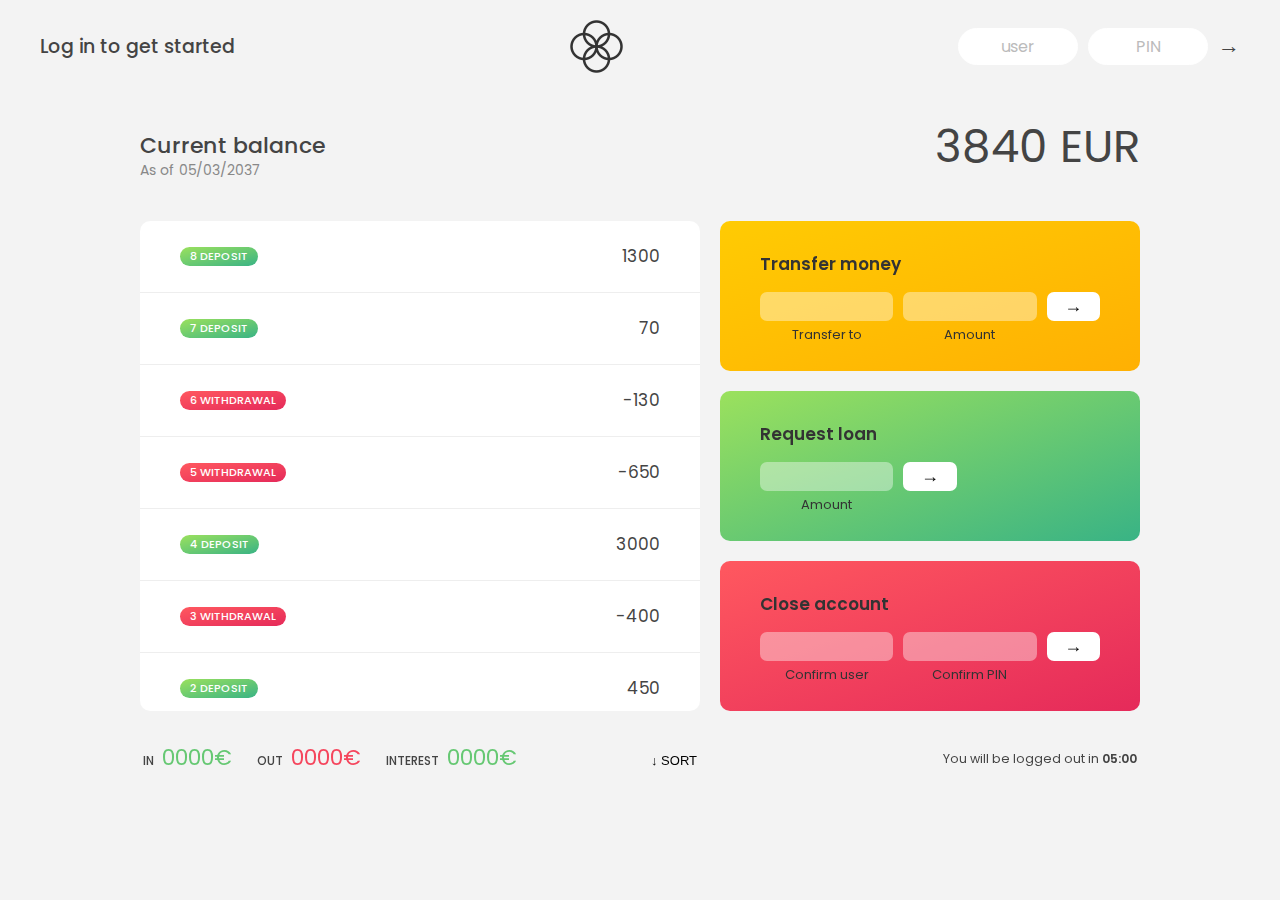
<file: array-bankist/index.html>
<!DOCTYPE html>
<html lang="en">
  <head>
    <meta charset="UTF-8" />
    <meta name="viewport" content="width=device-width, initial-scale=1.0" />
    <meta http-equiv="X-UA-Compatible" content="ie=edge" />
    <link rel="shortcut icon" type="image/png" href="/icon.png" />

    <link
      href="https://fonts.googleapis.com/css?family=Poppins:400,500,600&display=swap"
      rel="stylesheet"
    />

    <link rel="stylesheet" href="style.css" />
    <title>Bankist</title>
  </head>
  <body>
    <!-- TOP NAVIGATION -->
    <nav>
      <p class="welcome">Log in to get started</p>
      <img src="logo.png" alt="Logo" class="logo" />
      <form class="login">
        <input
          type="text"
          placeholder="user"
          class="login__input login__input--user"
        />
        <!-- In practice, use type="password" -->
        <input
          type="text"
          placeholder="PIN"
          maxlength="4"
          class="login__input login__input--pin"
        />
        <button class="login__btn">&rarr;</button>
      </form>
    </nav>

    <main class="app">
      <!-- BALANCE -->
      <div class="balance">
        <div>
          <p class="balance__label">Current balance</p>
          <p class="balance__date">
            As of <span class="date">05/03/2037</span>
          </p>
        </div>
        <p class="balance__value">0000€</p>
      </div>

      <!-- MOVEMENTS -->
      <div class="movements">
        <div class="movements__row">
          <div class="movements__type movements__type--deposit">2 deposit</div>
          <div class="movements__date">3 days ago</div>
          <div class="movements__value">4 000€</div>
        </div>
        <div class="movements__row">
          <div class="movements__type movements__type--withdrawal">
            1 withdrawal
          </div>
          <div class="movements__date">24/01/2037</div>
          <div class="movements__value">-378€</div>
        </div>
      </div>

      <!-- SUMMARY -->
      <div class="summary">
        <p class="summary__label">In</p>
        <p class="summary__value summary__value--in">0000€</p>
        <p class="summary__label">Out</p>
        <p class="summary__value summary__value--out">0000€</p>
        <p class="summary__label">Interest</p>
        <p class="summary__value summary__value--interest">0000€</p>
        <button class="btn--sort">&downarrow; SORT</button>
      </div>

      <!-- OPERATION: TRANSFERS -->
      <div class="operation operation--transfer">
        <h2>Transfer money</h2>
        <form class="form form--transfer">
          <input type="text" class="form__input form__input--to" />
          <input type="number" class="form__input form__input--amount" />
          <button class="form__btn form__btn--transfer">&rarr;</button>
          <label class="form__label">Transfer to</label>
          <label class="form__label">Amount</label>
        </form>
      </div>

      <!-- OPERATION: LOAN -->
      <div class="operation operation--loan">
        <h2>Request loan</h2>
        <form class="form form--loan">
          <input type="number" class="form__input form__input--loan-amount" />
          <button class="form__btn form__btn--loan">&rarr;</button>
          <label class="form__label form__label--loan">Amount</label>
        </form>
      </div>

      <!-- OPERATION: CLOSE -->
      <div class="operation operation--close">
        <h2>Close account</h2>
        <form class="form form--close">
          <input type="text" class="form__input form__input--user" />
          <input
            type="password"
            maxlength="6"
            class="form__input form__input--pin"
          />
          <button class="form__btn form__btn--close">&rarr;</button>
          <label class="form__label">Confirm user</label>
          <label class="form__label">Confirm PIN</label>
        </form>
      </div>

      <!-- LOGOUT TIMER -->
      <p class="logout-timer">
        You will be logged out in <span class="timer">05:00</span>
      </p>
    </main>

    <!-- <footer>
      &copy; by Jonas Schmedtmann. Don't claim as your own :)
    </footer> -->

    <script src="script.js"></script>
  </body>
</html>
</file>
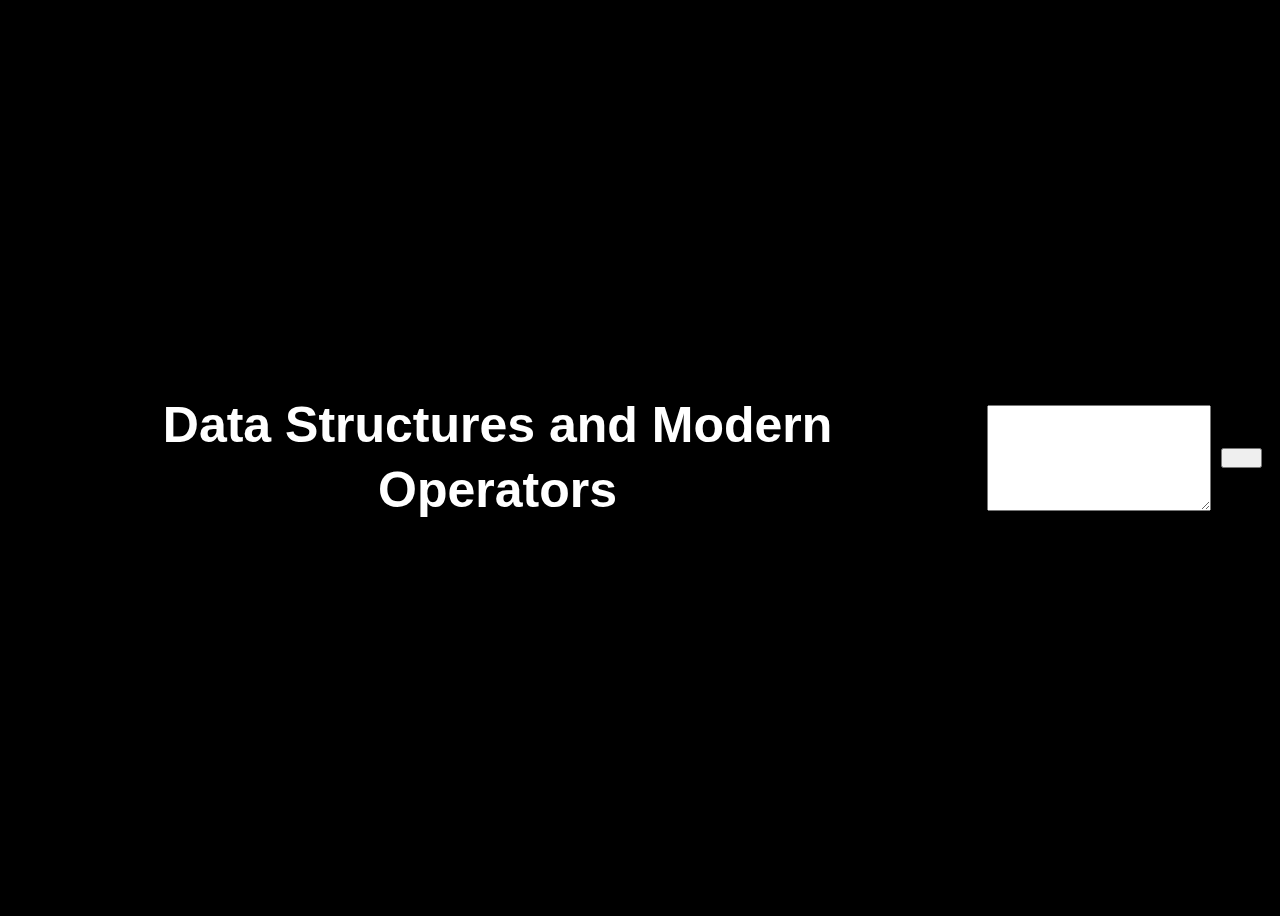
<file: data-structures/index.html>
<!DOCTYPE html>
<html lang="en">
  <head>
    <meta charset="UTF-8" />
    <meta name="viewport" content="width=device-width, initial-scale=1.0" />
    <meta http-equiv="X-UA-Compatible" content="ie=edge" />
    <title>Data Structures and Modern Operators</title>
    <style>
      body {
        height: 100vh;
        display: flex;
        align-items: center;
        background: linear-gradient(to top left, #000000, #000000);
      }
      h1 {
        font-family: sans-serif;
        font-size: 50px;
        line-height: 1.3;
        width: 100%;
        padding: 30px;
        text-align: center;
        color: white;
      }
      button {
        width: 50px;
        height: 20px;
        margin: 10px;
      }
      textarea {
        width: 300px;
        height: 100px;
      }
    </style>
  </head>
  <body>
    <h1>Data Structures and Modern Operators</h1>
    <script src="script.js"></script>
  </body>
</html>
</file>
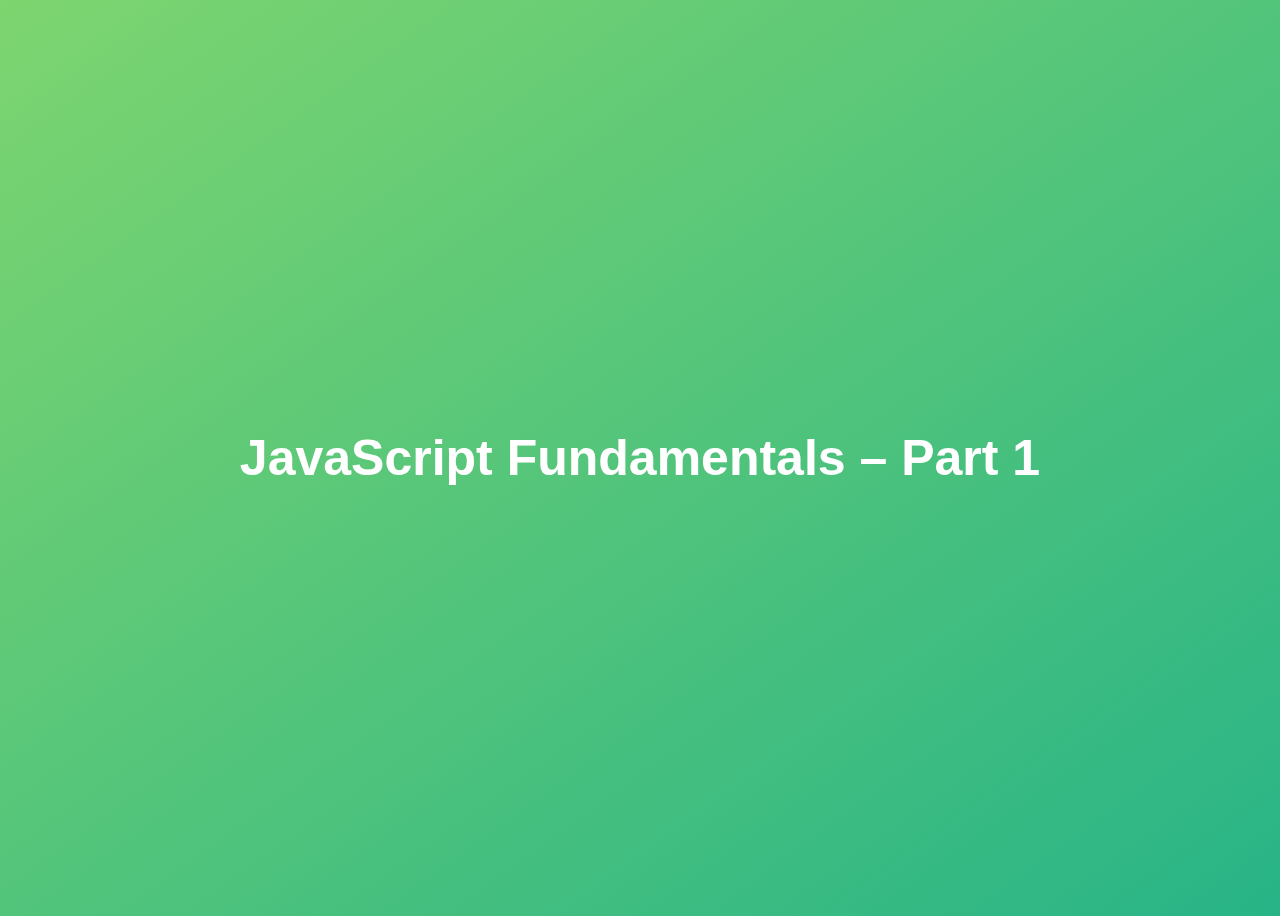
<file: fund1/index.html>
<!DOCTYPE html>
<html lang="en">

<head>
    <meta charset="UTF-8" />
    <meta name="viewport" content="width=device-width, initial-scale=1.0" />
    <meta http-equiv="X-UA-Compatible" content="ie=edge" />
    <title>JavaScript Fundamentals – Part 1</title>
    <style>
        body {
            height: 100vh;
            display: flex;
            align-items: center;
            background: linear-gradient(to top left, #28b487, #7dd56f);
        }

        h1 {
            font-family: sans-serif;
            font-size: 50px;
            line-height: 1.3;
            width: 100%;
            padding: 30px;
            text-align: center;
            color: rgb(255, 255, 255);
        }
    </style>

</head>

<body>
    <h1>JavaScript Fundamentals – Part 1</h1>

    <script src="script.js">

    </script>
</body>

</html>
</file>
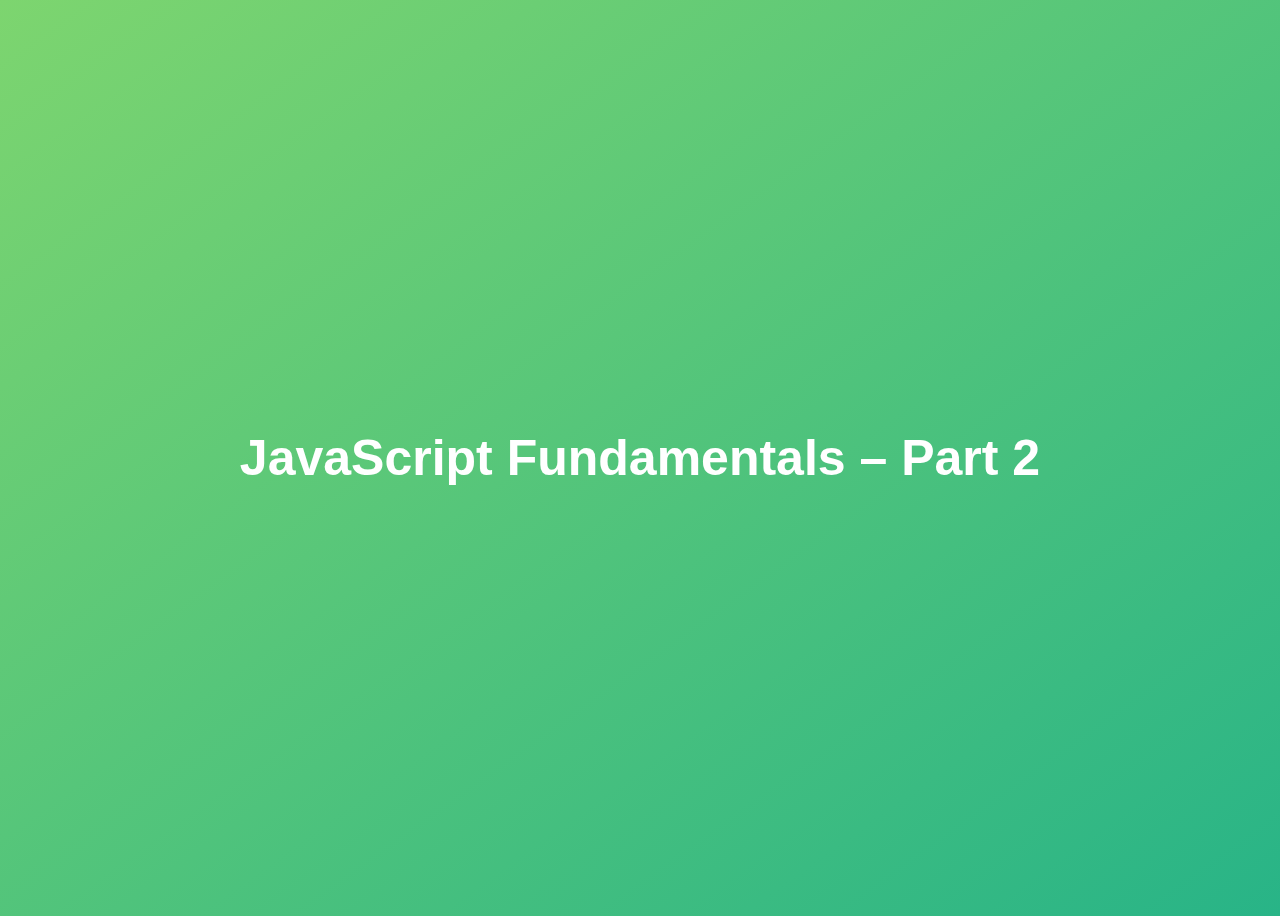
<file: fund2/index.html>
<!DOCTYPE html>
<html lang="en">
  <head>
    <meta charset="UTF-8" />
    <meta name="viewport" content="width=device-width, initial-scale=1.0" />
    <meta http-equiv="X-UA-Compatible" content="ie=edge" />
    <title>JavaScript Fundamentals – Part 2</title>
    <style>
      body {
        height: 100vh;
        display: flex;
        align-items: center;
        background: linear-gradient(to top left, #28b487, #7dd56f);
      }
      h1 {
        font-family: sans-serif;
        font-size: 50px;
        line-height: 1.3;
        width: 100%;
        padding: 30px;
        text-align: center;
        color: white;
      }
    </style>
  </head>
  <body>
    <h1>JavaScript Fundamentals – Part 2</h1>
    <script src="script.js"></script>
  </body>
</html>
</file>
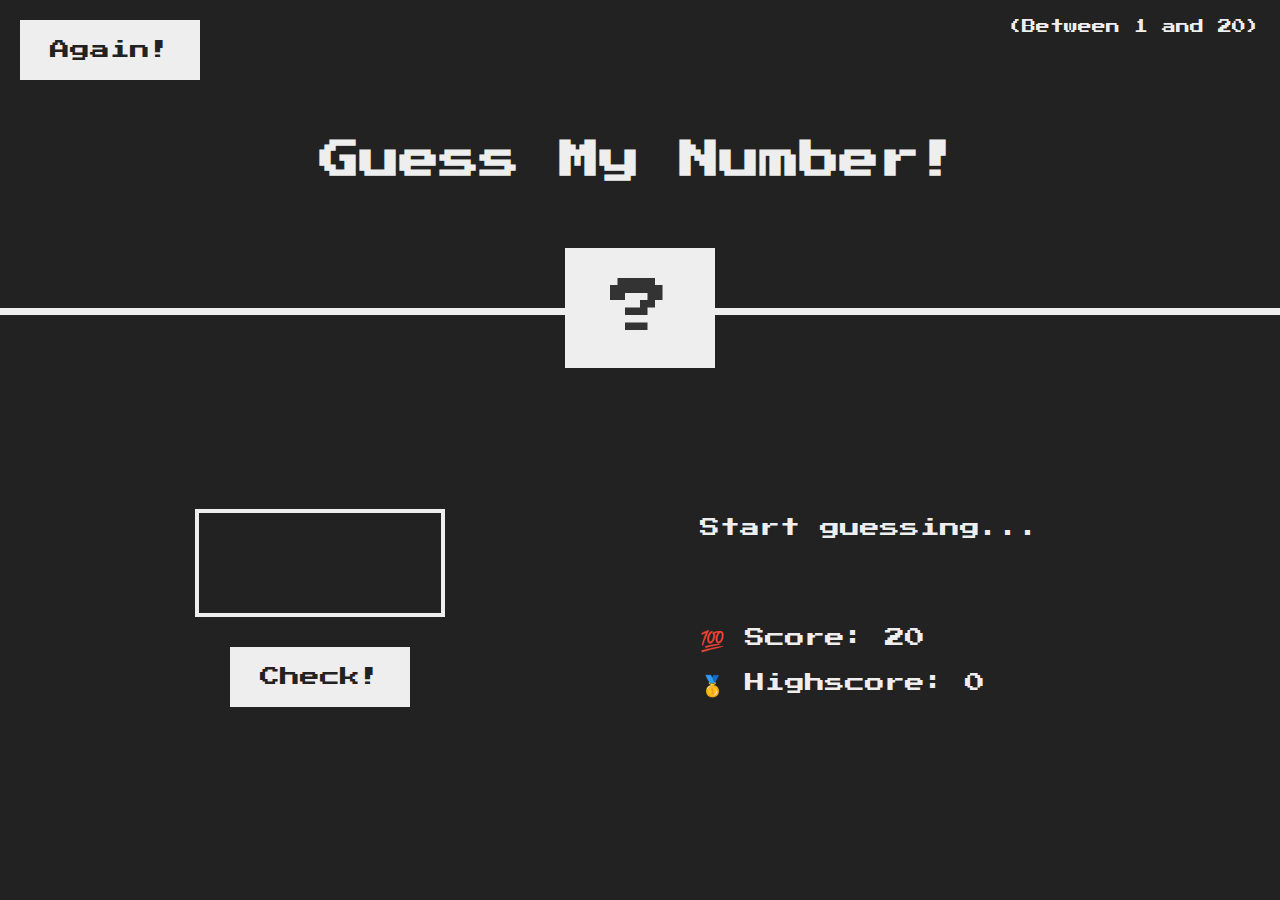
<file: Guess My Number/index.html>
<!DOCTYPE html>
<html lang="en">
  <head>
    <meta charset="UTF-8" />
    <meta name="viewport" content="width=device-width, initial-scale=1.0" />
    <meta http-equiv="X-UA-Compatible" content="ie=edge" />
    <link rel="stylesheet" href="style.css" />
    <title>Guess My Number!</title>
  </head>
  <body>
    <header>
      <h1>Guess My Number!</h1>
      <p class="between">(Between 1 and 20)</p>
      <button class="btn again">Again!</button>
      <div class="number">?</div>
    </header>
    <main>
      <section class="left">
        <input type="number" class="guess" />
        <button class="btn check">Check!</button>
      </section>
      <section class="right">
        <p class="message">Start guessing...</p>
        <p class="label-score">💯 Score: <span class="score">20</span></p>
        <p class="label-highscore">
          🥇 Highscore: <span class="highscore">0</span>
        </p>
      </section>
    </main>
    <script src="script.js"></script>
  </body>
</html>
</file>
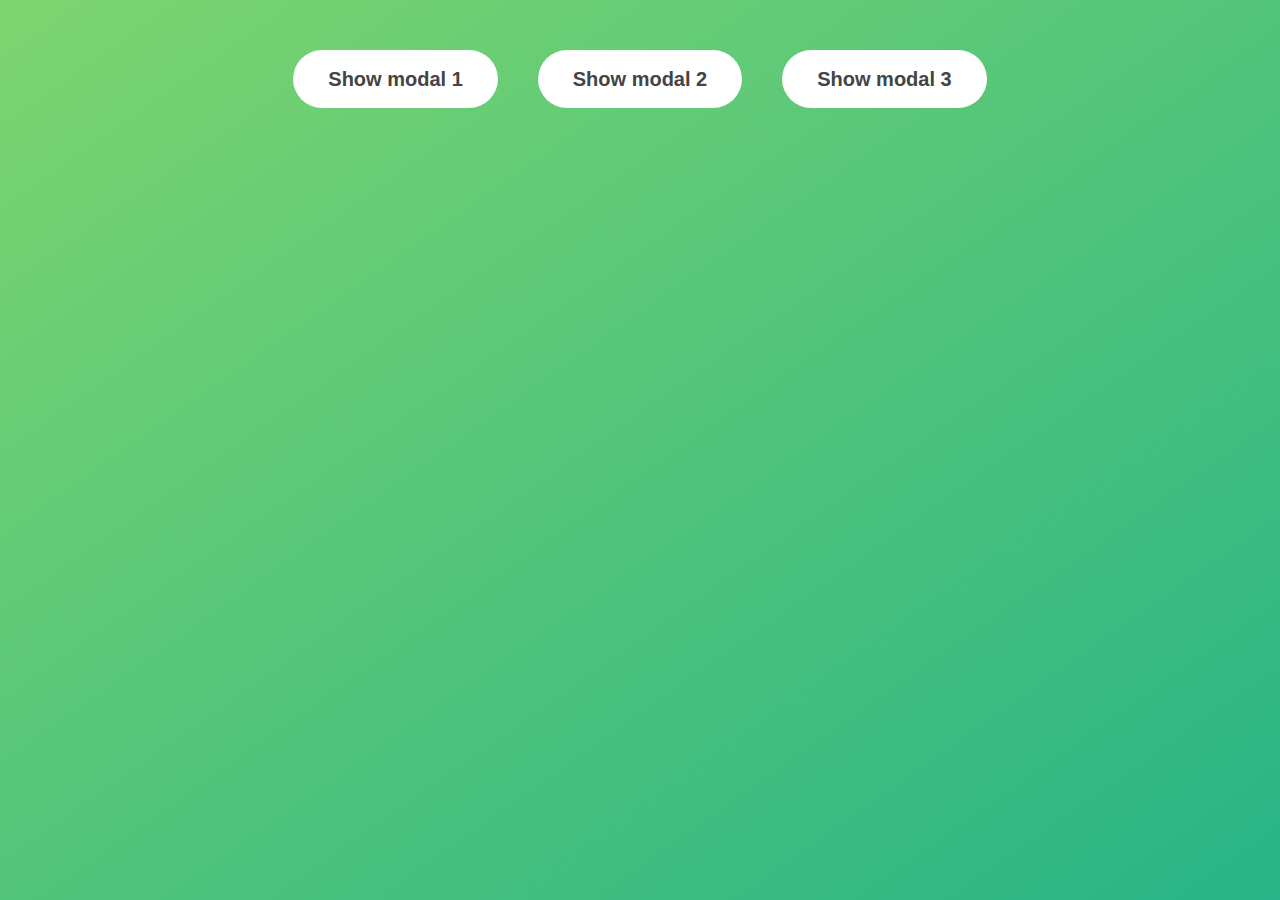
<file: modal-project/index.html>
<!DOCTYPE html>
<html lang="en">
  <head>
    <meta charset="UTF-8" />
    <meta name="viewport" content="width=device-width, initial-scale=1.0" />
    <meta http-equiv="X-UA-Compatible" content="ie=edge" />
    <link rel="stylesheet" href="style.css" />
    <title>Modal window</title>
  </head>
  <body>
    <button class="show-modal">Show modal 1</button>
    <button class="show-modal">Show modal 2</button>
    <button class="show-modal">Show modal 3</button>

    <div class="modal hidden">
      <button class="close-modal">&times;</button>
      <h1>I'm a modal window 😍</h1>
      <p>
        Lorem ipsum dolor sit amet, consectetur adipisicing elit, sed do eiusmod
        tempor incididunt ut labore et dolore magna aliqua. Ut enim ad minim
        veniam, quis nostrud exercitation ullamco laboris nisi ut aliquip ex ea
        commodo consequat. Duis aute irure dolor in reprehenderit in voluptate
        velit esse cillum dolore eu fugiat nulla pariatur. Excepteur sint
        occaecat cupidatat non proident, sunt in culpa qui officia deserunt
        mollit anim id est laborum.
      </p>
    </div>
    <div class="overlay hidden"></div>

    <script src="script.js"></script>
  </body>
</html>
</file>
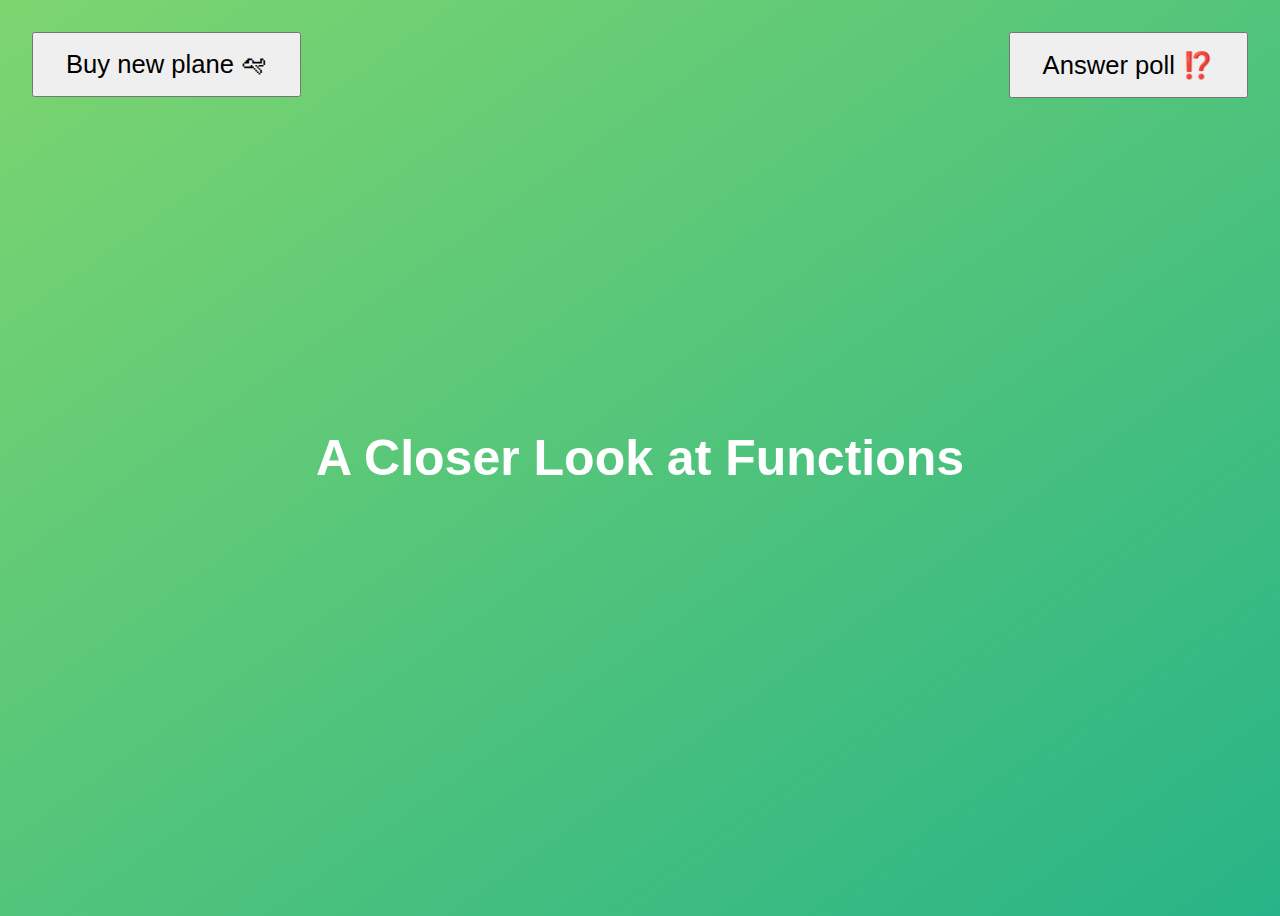
<file: more-functions/index.html>
<!DOCTYPE html>
<html lang="en">
  <head>
    <meta charset="UTF-8" />
    <meta name="viewport" content="width=device-width, initial-scale=1.0" />
    <meta http-equiv="X-UA-Compatible" content="ie=edge" />
    <title>A Closer Look at Functions</title>
    <style>
      body {
        height: 100vh;
        display: flex;
        align-items: center;
        background: linear-gradient(to top left, #28b487, #7dd56f);
      }
      h1 {
        font-family: sans-serif;
        font-size: 50px;
        line-height: 1.3;
        width: 100%;
        padding: 30px;
        text-align: center;
        color: white;
      }
      .buy,
      .poll {
        font-size: 1.6rem;
        padding: 1rem 2rem;
        position: absolute;
        top: 2rem;
      }
      .buy {
        left: 2rem;
      }
      .poll {
        right: 2rem;
      }
    </style>
  </head>
  <body>
    <h1>A Closer Look at Functions</h1>
    <button class="buy">Buy new plane 🛩</button>
    <button class="poll">Answer poll ⁉️</button>
    <script src="script.js"></script>
  </body>
</html>
</file>
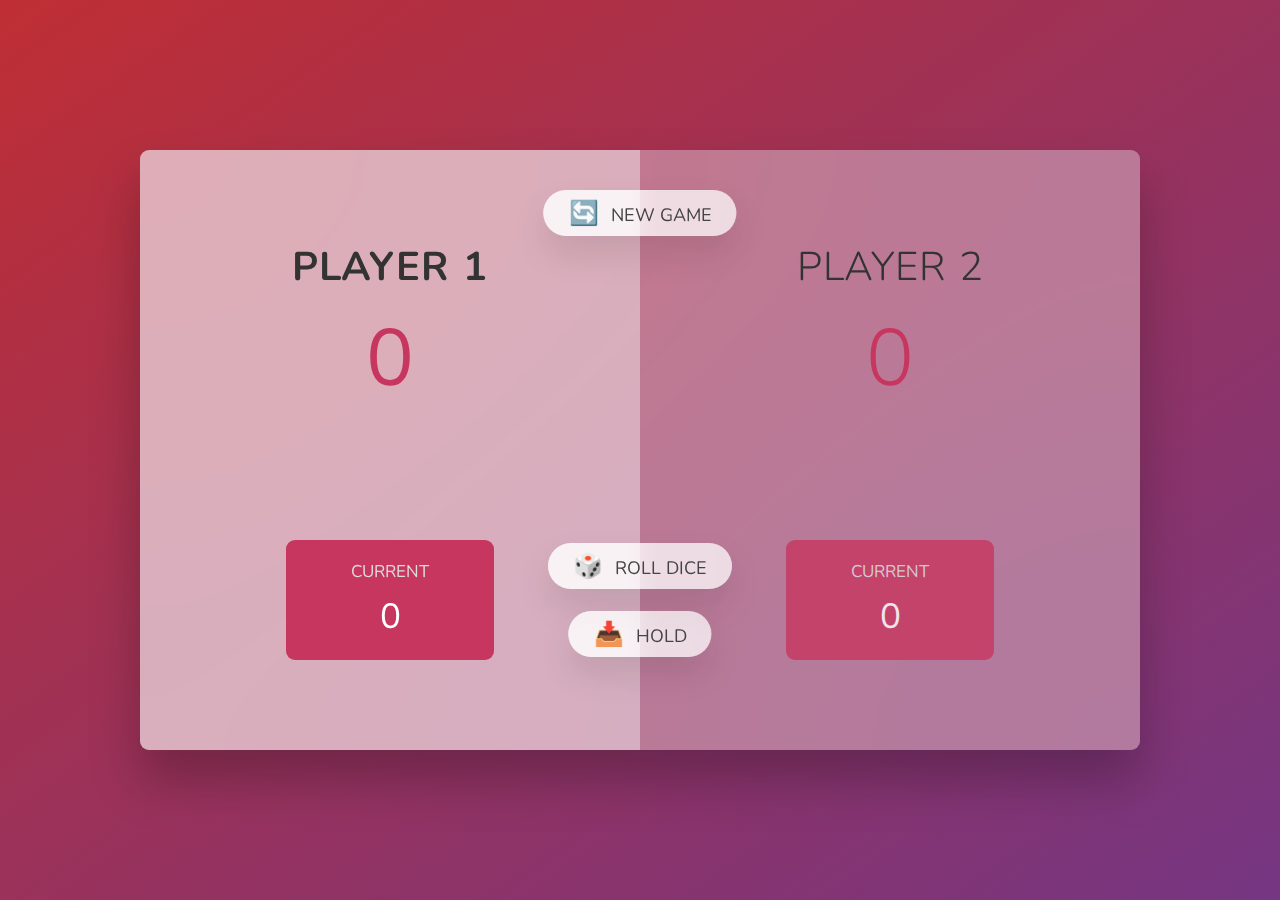
<file: pig-game/index.html>
<!DOCTYPE html>
<html lang="en">
  <head>
    <meta charset="UTF-8" />
    <meta name="viewport" content="width=device-width, initial-scale=1.0" />
    <meta http-equiv="X-UA-Compatible" content="ie=edge" />
    <link rel="stylesheet" href="style.css" />
    <title>Pig Game</title>
  </head>
  <body>
    <main>
      <section class="player player--0 player--active">
        <h2 class="name" id="name--0">Player 1</h2>
        <p class="score" id="score--0">43</p>
        <div class="current">
          <p class="current-label">Current</p>
          <p class="current-score" id="current--0">0</p>
        </div>
      </section>
      <section class="player player--1">
        <h2 class="name" id="name--1">Player 2</h2>
        <p class="score" id="score--1">24</p>
        <div class="current">
          <p class="current-label">Current</p>
          <p class="current-score" id="current--1">0</p>
        </div>
      </section>

      <img src="dice-5.png" alt="Playing dice" class="dice" />
      <button class="btn btn--new">🔄 New game</button>
      <button class="btn btn--roll">🎲 Roll dice</button>
      <button class="btn btn--hold">📥 Hold</button>
    </main>
    <script src="script.js"></script>
  </body>
</html>
</file>
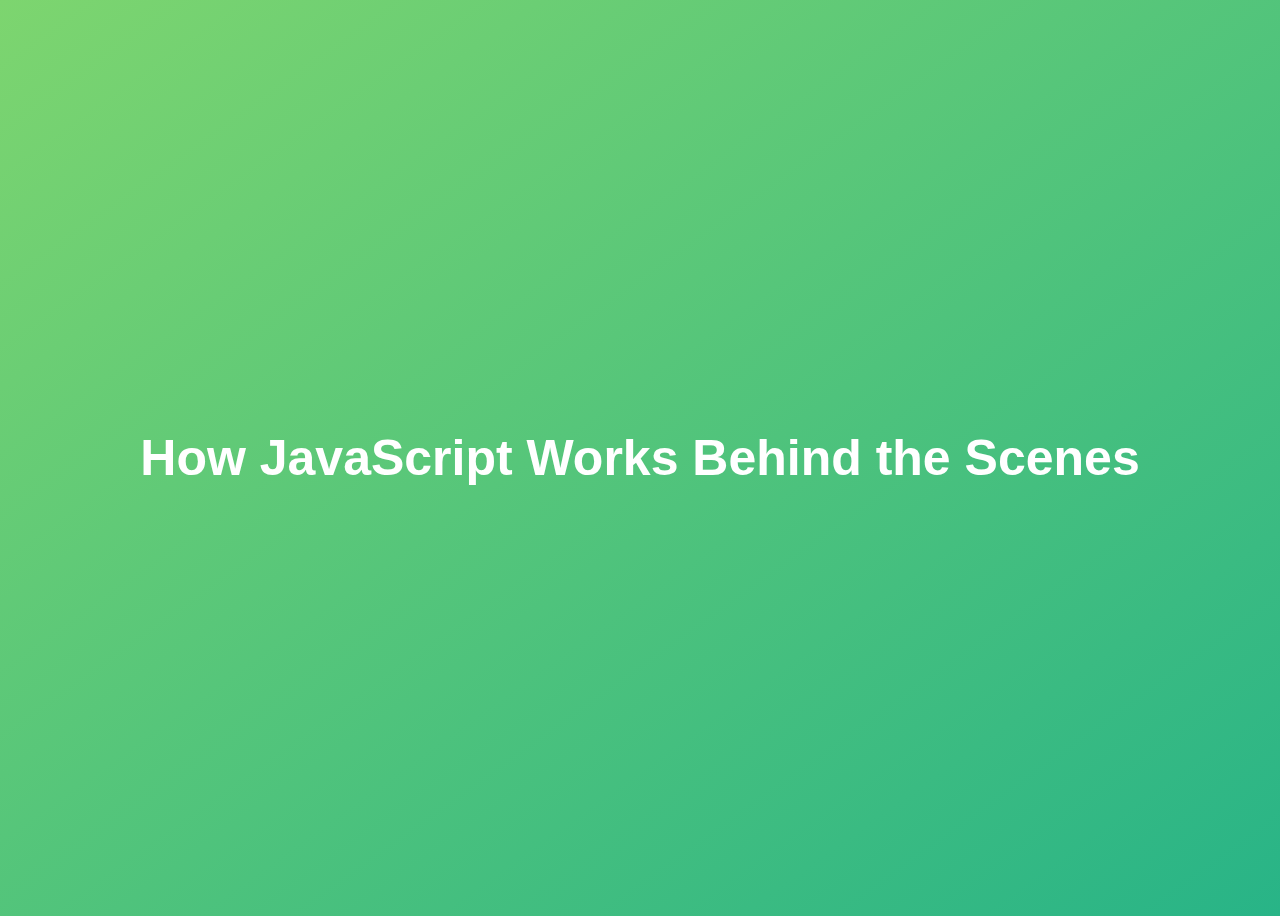
<file: Scoping in practice/index.html>
<!DOCTYPE html>
<html lang="en">
  <head>
    <meta charset="UTF-8" />
    <meta name="viewport" content="width=device-width, initial-scale=1.0" />
    <meta http-equiv="X-UA-Compatible" content="ie=edge" />
    <title>How JavaScript Works Behind the Scenes</title>
    <style>
      body {
        height: 100vh;
        display: flex;
        align-items: center;
        background: linear-gradient(to top left, #28b487, #7dd56f);
      }
      h1 {
        font-family: sans-serif;
        font-size: 50px;
        line-height: 1.3;
        width: 100%;
        padding: 30px;
        text-align: center;
        color: white;
      }
    </style>
  </head>
  <body>
    <h1>How JavaScript Works Behind the Scenes</h1>
    <script src="script.js"></script>
  </body>
</html>
</file>
<file: array-bankist/style.css>
/*
 * Use this CSS to learn some intersting techniques,
 * in case you're wondering how I built the UI.
 * Have fun! 😁
 */

* {
  margin: 0;
  padding: 0;
  box-sizing: inherit;
}

html {
  font-size: 62.5%;
  box-sizing: border-box;
}

body {
  font-family: 'Poppins', sans-serif;
  color: #444;
  background-color: #f3f3f3;
  height: 100vh;
  padding: 2rem;
}

nav {
  display: flex;
  justify-content: space-between;
  align-items: center;
  padding: 0 2rem;
}

.welcome {
  font-size: 1.9rem;
  font-weight: 500;
}

.logo {
  height: 5.25rem;
}

.login {
  display: flex;
}

.login__input {
  border: none;
  padding: 0.5rem 2rem;
  font-size: 1.6rem;
  font-family: inherit;
  text-align: center;
  width: 12rem;
  border-radius: 10rem;
  margin-right: 1rem;
  color: inherit;
  border: 1px solid #fff;
  transition: all 0.3s;
}

.login__input:focus {
  outline: none;
  border: 1px solid #ccc;
}

.login__input::placeholder {
  color: #bbb;
}

.login__btn {
  border: none;
  background: none;
  font-size: 2.2rem;
  color: inherit;
  cursor: pointer;
  transition: all 0.3s;
}

.login__btn:hover,
.login__btn:focus,
.btn--sort:hover,
.btn--sort:focus {
  outline: none;
  color: #777;
}

/* MAIN */
.app {
  position: relative;
  max-width: 100rem;
  margin: 4rem auto;
  display: grid;
  grid-template-columns: 4fr 3fr;
  grid-template-rows: auto repeat(3, 15rem) auto;
  gap: 2rem;

  /* NOTE This creates the fade in/out anumation */
  /* opacity: 0; */
  transition: all 1s;
}

.balance {
  grid-column: 1 / span 2;
  display: flex;
  align-items: flex-end;
  justify-content: space-between;
  margin-bottom: 2rem;
}

.balance__label {
  font-size: 2.2rem;
  font-weight: 500;
  margin-bottom: -0.2rem;
}

.balance__date {
  font-size: 1.4rem;
  color: #888;
}

.balance__value {
  font-size: 4.5rem;
  font-weight: 400;
}

/* MOVEMENTS */
.movements {
  grid-row: 2 / span 3;
  background-color: #fff;
  border-radius: 1rem;
  overflow: scroll;
}

.movements__row {
  padding: 2.25rem 4rem;
  display: flex;
  align-items: center;
  border-bottom: 1px solid #eee;
}

.movements__type {
  font-size: 1.1rem;
  text-transform: uppercase;
  font-weight: 500;
  color: #fff;
  padding: 0.1rem 1rem;
  border-radius: 10rem;
  margin-right: 2rem;
}

.movements__date {
  font-size: 1.1rem;
  text-transform: uppercase;
  font-weight: 500;
  color: #666;
}

.movements__type--deposit {
  background-image: linear-gradient(to top left, #39b385, #9be15d);
}

.movements__type--withdrawal {
  background-image: linear-gradient(to top left, #e52a5a, #ff585f);
}

.movements__value {
  font-size: 1.7rem;
  margin-left: auto;
}

/* SUMMARY */
.summary {
  grid-row: 5 / 6;
  display: flex;
  align-items: baseline;
  padding: 0 0.3rem;
  margin-top: 1rem;
}

.summary__label {
  font-size: 1.2rem;
  font-weight: 500;
  text-transform: uppercase;
  margin-right: 0.8rem;
}

.summary__value {
  font-size: 2.2rem;
  margin-right: 2.5rem;
}

.summary__value--in,
.summary__value--interest {
  color: #66c873;
}

.summary__value--out {
  color: #f5465d;
}

.btn--sort {
  margin-left: auto;
  border: none;
  background: none;
  font-size: 1.3rem;
  font-weight: 500;
  cursor: pointer;
}

/* OPERATIONS */
.operation {
  border-radius: 1rem;
  padding: 3rem 4rem;
  color: #333;
}

.operation--transfer {
  background-image: linear-gradient(to top left, #ffb003, #ffcb03);
}

.operation--loan {
  background-image: linear-gradient(to top left, #39b385, #9be15d);
}

.operation--close {
  background-image: linear-gradient(to top left, #e52a5a, #ff585f);
}

h2 {
  margin-bottom: 1.5rem;
  font-size: 1.7rem;
  font-weight: 600;
  color: #333;
}

.form {
  display: grid;
  grid-template-columns: 2.5fr 2.5fr 1fr;
  grid-template-rows: auto auto;
  gap: 0.4rem 1rem;
}

/* Exceptions for interst */
.form.form--loan {
  grid-template-columns: 2.5fr 1fr 2.5fr;
}
.form__label--loan {
  grid-row: 2;
}
/* End exceptions */

.form__input {
  width: 100%;
  border: none;
  background-color: rgba(255, 255, 255, 0.4);
  font-family: inherit;
  font-size: 1.5rem;
  text-align: center;
  color: #333;
  padding: 0.3rem 1rem;
  border-radius: 0.7rem;
  transition: all 0.3s;
}

.form__input:focus {
  outline: none;
  background-color: rgba(255, 255, 255, 0.6);
}

.form__label {
  font-size: 1.3rem;
  text-align: center;
}

.form__btn {
  border: none;
  border-radius: 0.7rem;
  font-size: 1.8rem;
  background-color: #fff;
  cursor: pointer;
  transition: all 0.3s;
}

.form__btn:focus {
  outline: none;
  background-color: rgba(255, 255, 255, 0.8);
}

.logout-timer {
  padding: 0 0.3rem;
  margin-top: 1.9rem;
  text-align: right;
  font-size: 1.25rem;
}

.timer {
  font-weight: 600;
}
</file>
<file: Guess My Number/style.css>
@import url("https://fonts.googleapis.com/css?family=Press+Start+2P&display=swap");

* {
  margin: 0;
  padding: 0;
  box-sizing: inherit;
}

html {
  font-size: 62.5%;
  box-sizing: border-box;
}

body {
  font-family: "Press Start 2P", sans-serif;
  color: #eee;
  background-color: #222;
  /* background-color: #60b347; */
}

/* LAYOUT */
header {
  position: relative;
  height: 35vh;
  border-bottom: 7px solid #eee;
}

main {
  height: 65vh;
  color: #eee;
  display: flex;
  align-items: center;
  justify-content: space-around;
}

.left {
  width: 52rem;
  display: flex;
  flex-direction: column;
  align-items: center;
}

.right {
  width: 52rem;
  font-size: 2rem;
}

/* ELEMENTS STYLE */
h1 {
  font-size: 4rem;
  text-align: center;
  position: absolute;
  width: 100%;
  top: 52%;
  left: 50%;
  transform: translate(-50%, -50%);
}

.number {
  background: #eee;
  color: #333;
  font-size: 6rem;
  width: 15rem;
  padding: 3rem 0rem;
  text-align: center;
  position: absolute;
  bottom: 0;
  left: 50%;
  transform: translate(-50%, 50%);
}

.between {
  font-size: 1.4rem;
  position: absolute;
  top: 2rem;
  right: 2rem;
}

.again {
  position: absolute;
  top: 2rem;
  left: 2rem;
}

.guess {
  background: none;
  border: 4px solid #eee;
  font-family: inherit;
  color: inherit;
  font-size: 5rem;
  padding: 2.5rem;
  width: 25rem;
  text-align: center;
  display: block;
  margin-bottom: 3rem;
}

.btn {
  border: none;
  background-color: #eee;
  color: #222;
  font-size: 2rem;
  font-family: inherit;
  padding: 2rem 3rem;
  cursor: pointer;
}

.btn:hover {
  background-color: #ccc;
}

.message {
  margin-bottom: 8rem;
  height: 3rem;
}

.label-score {
  margin-bottom: 2rem;
}
</file>
<file: modal-project/style.css>
* {
  margin: 0;
  padding: 0;
  box-sizing: inherit;
}

html {
  font-size: 62.5%;
  box-sizing: border-box;
}

body {
  font-family: sans-serif;
  color: #333;
  line-height: 1.5;
  height: 100vh;
  position: relative;
  display: flex;
  align-items: flex-start;
  justify-content: center;
  background: linear-gradient(to top left, #28b487, #7dd56f);
}

.show-modal {
  font-size: 2rem;
  font-weight: 600;
  padding: 1.75rem 3.5rem;
  margin: 5rem 2rem;
  border: none;
  background-color: #fff;
  color: #444;
  border-radius: 10rem;
  cursor: pointer;
}

.close-modal {
  position: absolute;
  top: 1.2rem;
  right: 2rem;
  font-size: 5rem;
  color: rgb(0, 0, 0);
  cursor: pointer;
  border: none;
  background: none;
}

h1 {
  font-size: 2.5rem;
  margin-bottom: 2rem;
}

p {
  font-size: 1.8rem;
}

/* -------------------------- */
/* CLASSES TO MAKE MODAL WORK */
.hidden {
  display: none;
}

.modal {
  position: absolute;
  top: 50%;
  left: 50%;
  transform: translate(-50%, -50%);
  width: 70%;

  background-color: white;
  padding: 6rem;
  border-radius: 5px;
  box-shadow: 0 3rem 5rem rgba(0, 0, 0, 0.3);
  z-index: 10;
}

.overlay {
  position: absolute;
  top: 0;
  left: 0;
  width: 100%;
  height: 100%;
  background-color: rgba(0, 0, 0, 0.6);
  backdrop-filter: blur(3px);
  z-index: 5;
}
</file>
<file: pig-game/style.css>
@import url('https://fonts.googleapis.com/css2?family=Nunito&display=swap');

* {
  margin: 0;
  padding: 0;
  box-sizing: inherit;
}

html {
  font-size: 62.5%;
  box-sizing: border-box;
}

body {
  font-family: 'Nunito', sans-serif;
  font-weight: 400;
  height: 100vh;
  color: #333;
  background-image: linear-gradient(to top left, #753682 0%, #bf2e34 100%);
  display: flex;
  align-items: center;
  justify-content: center;
}

/* LAYOUT */
main {
  position: relative;
  width: 100rem;
  height: 60rem;
  background-color: rgba(255, 255, 255, 0.35);
  backdrop-filter: blur(200px);
  filter: blur();
  box-shadow: 0 3rem 5rem rgba(0, 0, 0, 0.25);
  border-radius: 9px;
  overflow: hidden;
  display: flex;
}

.player {
  flex: 50%;
  padding: 9rem;
  display: flex;
  flex-direction: column;
  align-items: center;
  transition: all 0.75s;
}

/* ELEMENTS */
.name {
  position: relative;
  font-size: 4rem;
  text-transform: uppercase;
  letter-spacing: 1px;
  word-spacing: 2px;
  font-weight: 300;
  margin-bottom: 1rem;
}

.score {
  font-size: 8rem;
  font-weight: 300;
  color: #c7365f;
  margin-bottom: auto;
}

.player--active {
  background-color: rgba(255, 255, 255, 0.4);
}
.player--active .name {
  font-weight: 700;
}
.player--active .score {
  font-weight: 400;
}

.player--active .current {
  opacity: 1;
}

.current {
  background-color: #c7365f;
  opacity: 0.8;
  border-radius: 9px;
  color: #fff;
  width: 65%;
  padding: 2rem;
  text-align: center;
  transition: all 0.75s;
}

.current-label {
  text-transform: uppercase;
  margin-bottom: 1rem;
  font-size: 1.7rem;
  color: #ddd;
}

.current-score {
  font-size: 3.5rem;
}

/* ABSOLUTE POSITIONED ELEMENTS */
.btn {
  position: absolute;
  left: 50%;
  transform: translateX(-50%);
  color: #444;
  background: none;
  border: none;
  font-family: inherit;
  font-size: 1.8rem;
  text-transform: uppercase;
  cursor: pointer;
  font-weight: 400;
  transition: all 0.2s;

  background-color: white;
  background-color: rgba(255, 255, 255, 0.6);
  backdrop-filter: blur(10px);

  padding: 0.7rem 2.5rem;
  border-radius: 50rem;
  box-shadow: 0 1.75rem 3.5rem rgba(0, 0, 0, 0.1);
}

.btn::first-letter {
  font-size: 2.4rem;
  display: inline-block;
  margin-right: 0.7rem;
}

.btn--new {
  top: 4rem;
}
.btn--roll {
  top: 39.3rem;
}
.btn--hold {
  top: 46.1rem;
}

.btn:active {
  transform: translate(-50%, 3px);
  box-shadow: 0 1rem 2rem rgba(0, 0, 0, 0.15);
}

.btn:focus {
  outline: none;
}

.dice {
  position: absolute;
  left: 50%;
  top: 16.5rem;
  transform: translateX(-50%);
  height: 10rem;
  box-shadow: 0 2rem 5rem rgba(0, 0, 0, 0.2);
}

.player--winner {
  background-color: #2f2f2f;
}

.player--winner .name {
  font-weight: 700;
  color: #c7365f;
}

.hidden {
  display: none;
}
</file>
